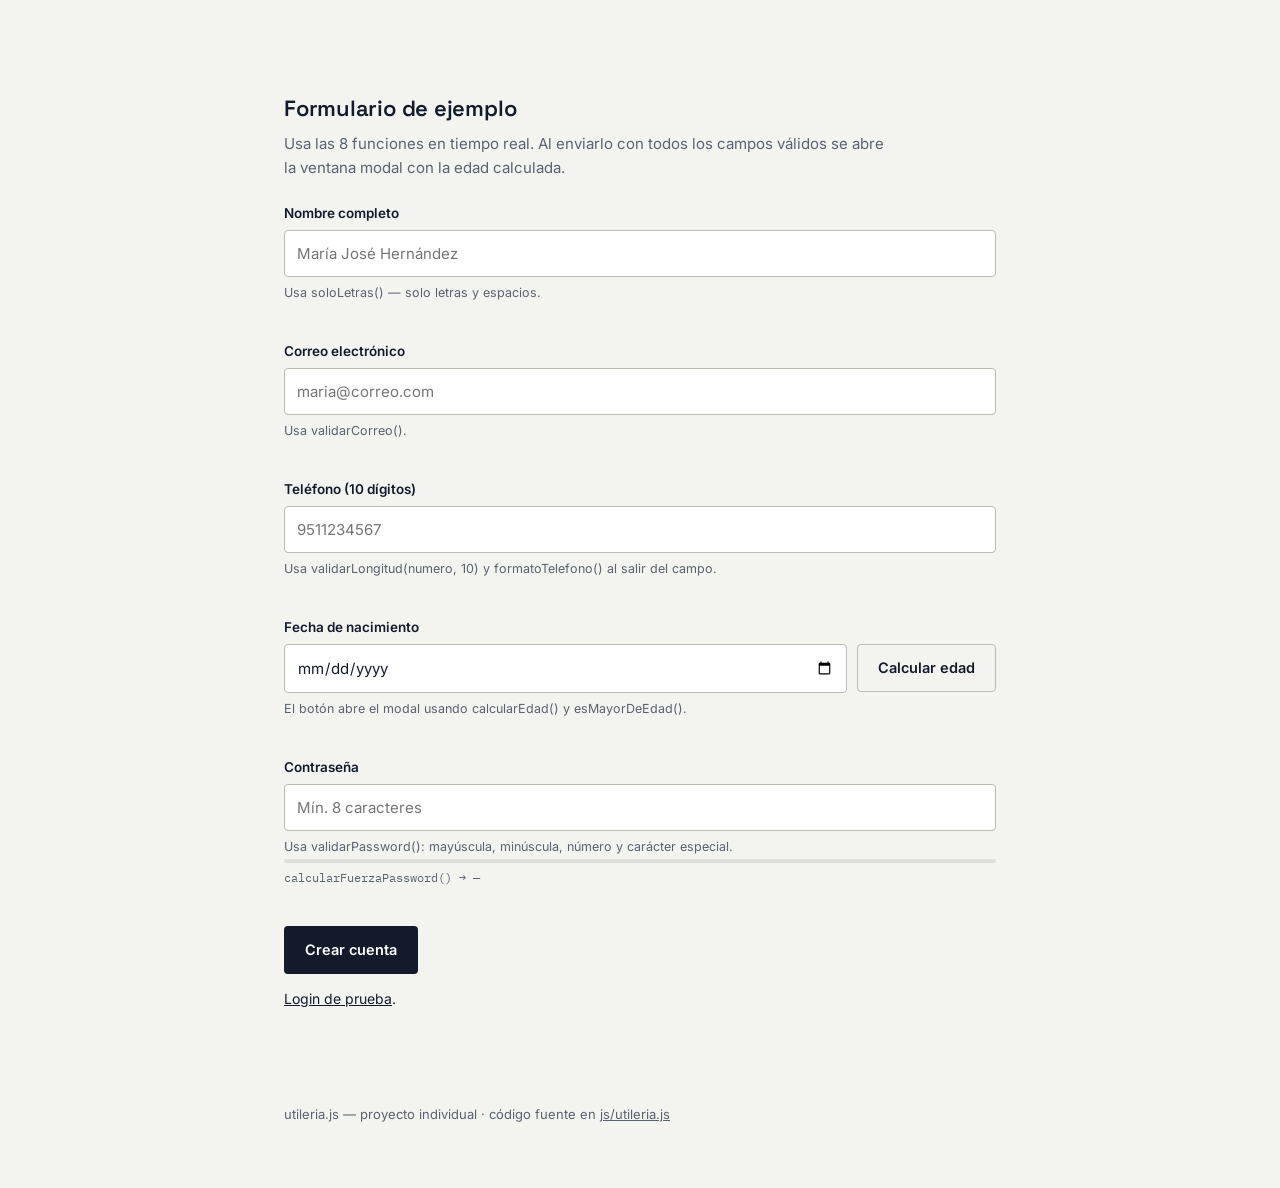
<file: index.html>
<!DOCTYPE html>
<html lang="es">
<head>
<meta charset="UTF-8" />
<meta name="viewport" content="width=device-width, initial-scale=1.0" />
<title>utileria.js — validaciones para formularios sin frameworks</title>
<link rel="stylesheet" href="css/styles.css" />
</head>
<body>

<main class="contenedor" style="padding-top:48px;">

  <section class="seccion" id="formulario">
    <h2 class="seccion__titulo">Formulario de ejemplo</h2>
    <p class="seccion__intro">
      Usa las 8 funciones en tiempo real. Al enviarlo con todos los campos
      válidos se abre la ventana modal con la edad calculada.
    </p>

    <form class="form" id="formRegistro" novalidate>

      <div class="campo">
        <label for="nombre">Nombre completo</label>
        <input type="text" id="nombre" name="nombre" placeholder="María José Hernández" />
        <span class="campo__ayuda">Usa soloLetras() — solo letras y espacios.</span>
        <span class="mensaje-error" id="errorNombre"></span>
      </div>

      <div class="campo">
        <label for="correo">Correo electrónico</label>
        <input type="email" id="correo" name="correo" placeholder="maria@correo.com" />
        <span class="campo__ayuda">Usa validarCorreo().</span>
        <span class="mensaje-error" id="errorCorreo"></span>
      </div>

      <div class="campo">
        <label for="telefono">Teléfono (10 dígitos)</label>
        <input type="tel" id="telefono" name="telefono" placeholder="9511234567" />
        <span class="campo__ayuda">Usa validarLongitud(numero, 10) y formatoTelefono() al salir del campo.</span>
        <span class="mensaje-error" id="errorTelefono"></span>
      </div>

      <div class="campo">
        <label for="fecha">Fecha de nacimiento</label>
        <div class="campo__fila">
          <input type="date" id="fecha" name="fecha" />
          <button class="boton boton--secundario" id="btnCalcularEdad" type="button">Calcular edad</button>
        </div>
        <span class="campo__ayuda">El botón abre el modal usando calcularEdad() y esMayorDeEdad().</span>
        <span class="mensaje-error" id="errorFecha"></span>
      </div>

      <div class="campo">
        <label for="password">Contraseña</label>
        <input type="password" id="password" name="password" placeholder="Mín. 8 caracteres" />
        <span class="campo__ayuda">Usa validarPassword(): mayúscula, minúscula, número y carácter especial.</span>
        <div class="fuerza">
          <div class="fuerza__barra"><span id="fuerzaBarra"></span></div>
          <span class="fuerza__etiqueta" id="fuerzaEtiqueta">calcularFuerzaPassword() → —</span>
        </div>
        <span class="mensaje-error" id="errorPassword"></span>
      </div>

      <button class="boton boton--primario" type="submit">Crear cuenta</button>
    </form>

    <p style="margin-top:14px; font-size:14px;">
      <a href="login.html"> Login de prueba</a>.
    </p>
  </section>

</main>

<footer class="pie">
  <div class="contenedor">
    utileria.js — proyecto individual · código fuente en <a href="js/utileria.js">js/utileria.js</a>
  </div>
</footer>

<!-- Modal: se reutiliza tanto para "calcular edad" como para el envío exitoso del formulario -->
<div class="modal-fondo" id="modalFondo">
  <div class="modal" role="dialog" aria-modal="true" aria-labelledby="modalTitulo">
    <button class="modal__cerrar" id="modalCerrar" aria-label="Cerrar">&times;</button>
    <div id="modalContenido"></div>
  </div>
</div>

<script src="js/utileria.js"></script>
<script>
  /* ---------- referencias ---------- */
  const form = document.getElementById('formRegistro');

  const campoNombre = document.getElementById('nombre');
  const campoCorreo = document.getElementById('correo');
  const campoTelefono = document.getElementById('telefono');
  const campoFecha = document.getElementById('fecha');
  const campoPassword = document.getElementById('password');

  const errorNombre = document.getElementById('errorNombre');
  const errorCorreo = document.getElementById('errorCorreo');
  const errorTelefono = document.getElementById('errorTelefono');
  const errorFecha = document.getElementById('errorFecha');
  const errorPassword = document.getElementById('errorPassword');

  const fuerzaBarra = document.getElementById('fuerzaBarra');
  const fuerzaEtiqueta = document.getElementById('fuerzaEtiqueta');

  const modalFondo = document.getElementById('modalFondo');
  const modalContenido = document.getElementById('modalContenido');
  const modalCerrar = document.getElementById('modalCerrar');

  /* ---------- helpers de UI ---------- */
  function marcarCampo(input, valido) {
    input.classList.toggle('campo--valido', valido);
    input.classList.toggle('campo--invalido', !valido);
  }

  function abrirModal(html) {
    modalContenido.innerHTML = html;
    modalFondo.classList.add('visible');
  }

  function cerrarModal() {
    modalFondo.classList.remove('visible');
  }

  modalCerrar.addEventListener('click', cerrarModal);
  modalFondo.addEventListener('click', (e) => {
    if (e.target === modalFondo) cerrarModal();
  });
  document.addEventListener('keydown', (e) => {
    if (e.key === 'Escape') cerrarModal();
  });

  /* ---------- validación en vivo ---------- */
  campoNombre.addEventListener('input', () => {
    const ok = soloLetras(campoNombre.value);
    marcarCampo(campoNombre, campoNombre.value === '' ? false : ok);
    errorNombre.textContent = campoNombre.value && !ok ? 'Solo letras y espacios.' : '';
  });

  campoCorreo.addEventListener('input', () => {
    const ok = validarCorreo(campoCorreo.value);
    marcarCampo(campoCorreo, campoCorreo.value === '' ? false : ok);
    errorCorreo.textContent = campoCorreo.value && !ok ? 'Formato de correo no válido.' : '';
  });

  campoTelefono.addEventListener('input', () => {
    const ok = validarLongitud(campoTelefono.value, 10) && campoTelefono.value.replace(/\D/g, '').length === 10;
    marcarCampo(campoTelefono, campoTelefono.value === '' ? false : ok);
    errorTelefono.textContent = campoTelefono.value && !ok ? 'Debe tener 10 dígitos.' : '';
  });

  campoTelefono.addEventListener('blur', () => {
    const formateado = formatoTelefono(campoTelefono.value);
    if (formateado) campoTelefono.value = formateado;
  });

  campoPassword.addEventListener('input', () => {
    const ok = validarPassword(campoPassword.value);
    marcarCampo(campoPassword, campoPassword.value === '' ? false : ok);
    errorPassword.textContent = campoPassword.value && !ok
      ? 'Necesita mayúscula, minúscula, número, carácter especial y 8+ caracteres.'
      : '';

    const fuerza = calcularFuerzaPassword(campoPassword.value);
    const niveles = { 'Muy débil': 10, 'Débil': 32, 'Media': 58, 'Fuerte': 80, 'Muy fuerte': 100 };
    const colores = { 'Muy débil': 'var(--rojo)', 'Débil': 'var(--rojo)', 'Media': 'var(--ambar-oscuro)', 'Fuerte': 'var(--verde)', 'Muy fuerte': 'var(--verde)' };
    fuerzaBarra.style.width = (campoPassword.value ? niveles[fuerza] : 0) + '%';
    fuerzaBarra.style.background = colores[fuerza];
    fuerzaEtiqueta.textContent = 'calcularFuerzaPassword() → ' + (campoPassword.value ? fuerza : '—');
  });

  /* ---------- botón "Calcular edad" → abre el modal ---------- */
  document.getElementById('btnCalcularEdad').addEventListener('click', () => {
    if (!campoFecha.value) {
      errorFecha.textContent = 'Elige una fecha de nacimiento primero.';
      return;
    }
    errorFecha.textContent = '';
    const edad = calcularEdad(campoFecha.value);
    const mayor = esMayorDeEdad(campoFecha.value);

    abrirModal(`
      <h3>calcularEdad()</h3>
      <div class="modal__edad">${edad}</div>
      <span class="modal__estado ${mayor ? 'modal__estado--ok' : 'modal__estado--no'}">
        ${mayor ? 'esMayorDeEdad() → true' : 'esMayorDeEdad() → false'}
      </span>
      <p style="margin-top:10px;">Edad calculada a partir de la fecha de nacimiento ingresada en el formulario.</p>
    `);
  });

  /* ---------- envío del formulario ---------- */
  form.addEventListener('submit', (e) => {
    e.preventDefault();

    const nombreOk = soloLetras(campoNombre.value);
    const correoOk = validarCorreo(campoCorreo.value);
    const telefonoOk = validarLongitud(campoTelefono.value, 10) && campoTelefono.value.replace(/\D/g, '').length === 10;
    const fechaOk = campoFecha.value !== '' && !isNaN(calcularEdad(campoFecha.value));
    const passwordOk = validarPassword(campoPassword.value);

    marcarCampo(campoNombre, nombreOk);
    marcarCampo(campoCorreo, correoOk);
    marcarCampo(campoTelefono, telefonoOk);
    marcarCampo(campoPassword, passwordOk);

    errorNombre.textContent = nombreOk ? '' : 'Solo letras y espacios.';
    errorCorreo.textContent = correoOk ? '' : 'Formato de correo no válido.';
    errorTelefono.textContent = telefonoOk ? '' : 'Debe tener 10 dígitos.';
    errorFecha.textContent = fechaOk ? '' : 'Elige una fecha de nacimiento válida.';
    errorPassword.textContent = passwordOk ? '' : 'La contraseña no cumple los requisitos.';

    if (!(nombreOk && correoOk && telefonoOk && fechaOk && passwordOk)) {
      return;
    }

    const edad = calcularEdad(campoFecha.value);
    const mayor = esMayorDeEdad(campoFecha.value);

    abrirModal(`
      <h3>Cuenta creada ✓</h3>
      <p>${campoNombre.value}, tu formulario pasó las 5 validaciones de utileria.js.</p>
      <div class="modal__edad">${edad}</div>
      <span class="modal__estado ${mayor ? 'modal__estado--ok' : 'modal__estado--no'}">
        ${mayor ? 'Mayor de edad' : 'Menor de edad'}
      </span>
    `);

    console.log('Registro válido:', {
      nombre: campoNombre.value,
      correo: campoCorreo.value,
      telefono: campoTelefono.value,
      edad,
      mayorDeEdad: mayor,
      fuerzaPassword: calcularFuerzaPassword(campoPassword.value),
    });
  });
</script>

</body>
</html>
</file>
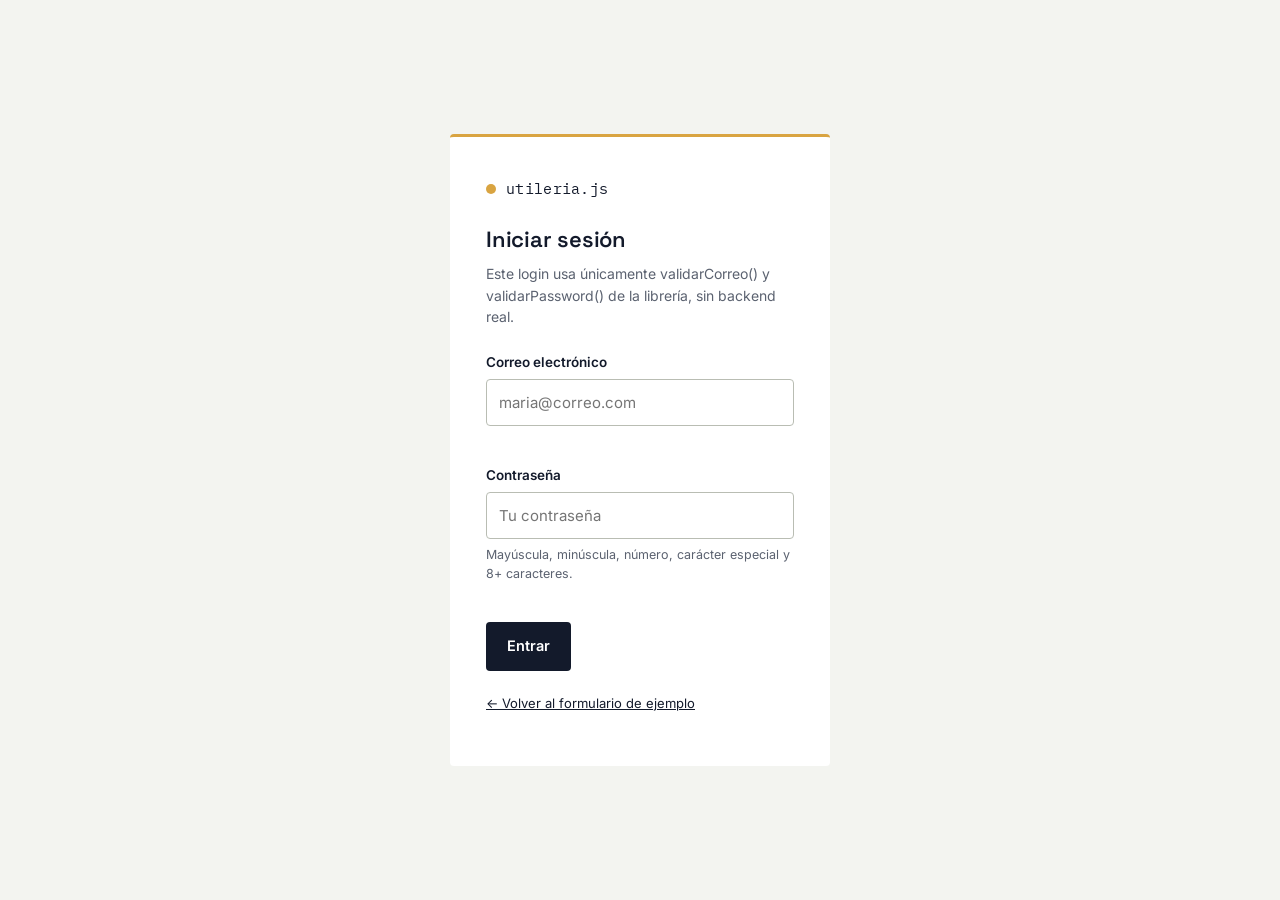
<file: login.html>
<!DOCTYPE html>
<html lang="es">
<head>
<meta charset="UTF-8" />
<meta name="viewport" content="width=device-width, initial-scale=1.0" />
<title>Login — utileria.js</title>
<link rel="stylesheet" href="css/styles.css" />
</head>
<body>

<div class="login-envoltorio">
  <div class="login-tarjeta">
    <div class="marca">
      <span class="marca__punto"></span>
      <a href="index.html" class="marca__nombre">utileria.js</a>
    </div>
    <h1>Iniciar sesión</h1>
    <p>Este login usa únicamente validarCorreo() y validarPassword() de la librería, sin backend real.</p>

    <form class="form" id="formLogin" novalidate>
      <div class="campo">
        <label for="correo">Correo electrónico</label>
        <input type="email" id="correo" name="correo" placeholder="maria@correo.com" autocomplete="username" />
        <span class="mensaje-error" id="errorCorreo"></span>
      </div>

      <div class="campo">
        <label for="password">Contraseña</label>
        <input type="password" id="password" name="password" placeholder="Tu contraseña" autocomplete="current-password" />
        <span class="campo__ayuda">Mayúscula, minúscula, número, carácter especial y 8+ caracteres.</span>
        <span class="mensaje-error" id="errorPassword"></span>
      </div>

      <button class="boton boton--primario" type="submit">Entrar</button>
    </form>

    <div class="login-exito" id="loginExito"></div>

    <p style="margin-top:22px; font-size:13px;">
      <a href="index.html">&larr; Volver al formulario de ejemplo</a>
    </p>
  </div>
</div>

<script src="js/utileria.js"></script>
<script>
  const form = document.getElementById('formLogin');
  const campoCorreo = document.getElementById('correo');
  const campoPassword = document.getElementById('password');
  const errorCorreo = document.getElementById('errorCorreo');
  const errorPassword = document.getElementById('errorPassword');
  const loginExito = document.getElementById('loginExito');

  function marcarCampo(input, valido) {
    input.classList.toggle('campo--valido', valido);
    input.classList.toggle('campo--invalido', !valido);
  }

  campoCorreo.addEventListener('input', () => {
    const ok = validarCorreo(campoCorreo.value);
    marcarCampo(campoCorreo, campoCorreo.value === '' ? false : ok);
    errorCorreo.textContent = campoCorreo.value && !ok ? 'Formato de correo no válido.' : '';
  });

  campoPassword.addEventListener('input', () => {
    const ok = validarPassword(campoPassword.value);
    marcarCampo(campoPassword, campoPassword.value === '' ? false : ok);
    errorPassword.textContent = campoPassword.value && !ok
      ? 'Necesita mayúscula, minúscula, número, carácter especial y 8+ caracteres.'
      : '';
  });

  form.addEventListener('submit', (e) => {
    e.preventDefault();
    loginExito.classList.remove('visible');

    const correoOk = validarCorreo(campoCorreo.value);
    const passwordOk = validarPassword(campoPassword.value);

    marcarCampo(campoCorreo, correoOk);
    marcarCampo(campoPassword, passwordOk);
    errorCorreo.textContent = correoOk ? '' : 'Formato de correo no válido.';
    errorPassword.textContent = passwordOk ? '' : 'La contraseña no cumple los requisitos.';

    console.log('Intento de login:', {
      correo: campoCorreo.value,
      correoValido: correoOk,
      passwordValida: passwordOk,
    });

    if (correoOk && passwordOk) {
      loginExito.textContent = 'Bienvenido/a, ' + campoCorreo.value + '. Login simulado correctamente.';
      loginExito.classList.add('visible');
    }
  });
</script>

</body>
</html>
</file>
<file: css/styles.css>
/* ============================================================================
   utileria-js — hoja de estilos compartida
   Paleta: papel frío + tinta marino + un solo acento ámbar.
   Tipografía: Space Grotesk (títulos), Inter (texto), IBM Plex Mono (código
   y nombres de función — son identificadores reales, no decoración).
   ========================================================================== */

@import url('https://fonts.googleapis.com/css2?family=Space+Grotesk:wght@500;600;700&family=Inter:wght@400;500;600&family=IBM+Plex+Mono:wght@500;600&display=swap');

:root {
  --tinta: #131a2b;
  --tinta-suave: #2a334a;
  --papel: #f3f4f0;
  --papel-alto: #ffffff;
  --ambar: #d9a441;
  --ambar-oscuro: #b3812c;
  --verde: #2f8f6f;
  --rojo: #c0392b;
  --linea: #d8dad3;
  --texto-muted: #5b6270;

  --fuente-titulo: 'Space Grotesk', sans-serif;
  --fuente-texto: 'Inter', sans-serif;
  --fuente-mono: 'IBM Plex Mono', monospace;

  --radio: 4px;
  --transicion: 160ms ease;
}

* {
  box-sizing: border-box;
}

html {
  scroll-behavior: smooth;
}

body {
  margin: 0;
  background: var(--papel);
  color: var(--tinta);
  font-family: var(--fuente-texto);
  font-size: 16px;
  line-height: 1.55;
  -webkit-font-smoothing: antialiased;
}

h1, h2, h3 {
  font-family: var(--fuente-titulo);
  font-weight: 600;
  line-height: 1.15;
  margin: 0 0 0.5em;
  letter-spacing: -0.01em;
}

p {
  margin: 0 0 1em;
  max-width: 68ch;
}

a {
  color: var(--tinta);
}

code, .mono {
  font-family: var(--fuente-mono);
}

.contenedor {
  max-width: 760px;
  margin: 0 auto;
  padding: 0 24px;
}

/* -------------------------------- header -------------------------------- */

.encabezado {
  background: var(--tinta);
  color: var(--papel-alto);
  padding: 56px 0 48px;
}

.marca {
  display: flex;
  align-items: baseline;
  gap: 10px;
  margin-bottom: 28px;
}

.marca__punto {
  width: 10px;
  height: 10px;
  border-radius: 50%;
  background: var(--ambar);
  display: inline-block;
}

.marca__nombre {
  font-family: var(--fuente-mono);
  font-size: 15px;
  letter-spacing: 0.02em;
  color: var(--papel-alto);
  text-decoration: none;
}

.encabezado h1 {
  font-size: clamp(30px, 5vw, 44px);
  color: var(--papel-alto);
  max-width: 14ch;
}

.encabezado p {
  color: #c7cbd6;
  font-size: 17px;
  max-width: 52ch;
}

.encabezado nav {
  margin-top: 28px;
  display: flex;
  gap: 20px;
}

.encabezado nav a {
  color: #c7cbd6;
  text-decoration: none;
  font-size: 14px;
  border-bottom: 1px solid transparent;
  padding-bottom: 2px;
  transition: border-color var(--transicion), color var(--transicion);
}

.encabezado nav a:hover,
.encabezado nav a:focus-visible {
  color: var(--papel-alto);
  border-color: var(--ambar);
}

/* -------------------------------- sección -------------------------------- */

.seccion {
  padding: 48px 0;
  border-bottom: 1px solid var(--linea);
}

.seccion:last-of-type {
  border-bottom: none;
}

.seccion__titulo {
  font-size: 22px;
}

.seccion__intro {
  color: var(--texto-muted);
  font-size: 15px;
}

/* --------------------------- lista de funciones --------------------------- */

.caja-herramientas {
  border-top: 1px solid var(--linea);
  margin-top: 20px;
}

.herramienta {
  display: grid;
  grid-template-columns: minmax(150px, 200px) 1fr;
  gap: 16px;
  padding: 14px 0;
  border-bottom: 1px solid var(--linea);
  align-items: baseline;
}

.herramienta__nombre {
  font-family: var(--fuente-mono);
  font-size: 13.5px;
  color: var(--ambar-oscuro);
  word-break: break-word;
}

.herramienta__desc {
  font-size: 14.5px;
  color: var(--tinta-suave);
}

/* ---------------------------------- forms --------------------------------- */

.form {
  display: grid;
  gap: 20px;
  margin-top: 24px;
}

.campo {
  display: grid;
  gap: 6px;
}

.campo label {
  font-size: 13.5px;
  font-weight: 600;
  color: var(--tinta);
}

.campo__ayuda {
  font-size: 12.5px;
  color: var(--texto-muted);
}

input[type="text"],
input[type="email"],
input[type="tel"],
input[type="date"],
input[type="password"] {
  font: inherit;
  font-size: 15px;
  padding: 11px 12px;
  border: 1px solid #b9bdb3;
  border-radius: var(--radio);
  background: var(--papel-alto);
  color: var(--tinta);
  transition: border-color var(--transicion), box-shadow var(--transicion);
  width: 100%;
}

input:focus-visible {
  outline: none;
  border-color: var(--ambar-oscuro);
  box-shadow: 0 0 0 3px rgba(217, 164, 65, 0.28);
}

input.campo--invalido {
  border-color: var(--rojo);
}

input.campo--valido {
  border-color: var(--verde);
}

.campo__fila {
  display: flex;
  gap: 10px;
  align-items: flex-start;
}

.campo__fila input {
  flex: 1;
}

.mensaje-error {
  font-size: 12.5px;
  color: var(--rojo);
  min-height: 1em;
}

.mensaje-error:empty::before {
  content: '';
}

/* --------------------------------- botones -------------------------------- */

.boton {
  font: inherit;
  font-weight: 600;
  font-size: 14.5px;
  padding: 12px 20px;
  border-radius: var(--radio);
  border: 1px solid transparent;
  cursor: pointer;
  transition: transform var(--transicion), background var(--transicion), border-color var(--transicion);
  justify-self: start;
}

.boton:active {
  transform: translateY(1px);
}

.boton--primario {
  background: var(--tinta);
  color: var(--papel-alto);
}

.boton--primario:hover {
  background: var(--tinta-suave);
}

.boton--secundario {
  background: transparent;
  border-color: #b9bdb3;
  color: var(--tinta);
}

.boton--secundario:hover {
  border-color: var(--tinta);
}

.boton:disabled {
  opacity: 0.5;
  cursor: not-allowed;
}

/* ------------------------------ fuerza password ---------------------------- */

.fuerza {
  display: grid;
  gap: 6px;
  margin-top: -4px;
}

.fuerza__barra {
  height: 4px;
  border-radius: 2px;
  background: #dfe1d9;
  overflow: hidden;
}

.fuerza__barra span {
  display: block;
  height: 100%;
  width: 0%;
  background: var(--rojo);
  transition: width var(--transicion), background var(--transicion);
}

.fuerza__etiqueta {
  font-size: 12px;
  color: var(--texto-muted);
  font-family: var(--fuente-mono);
}

/* ---------------------------------- modal ---------------------------------- */

.modal-fondo {
  position: fixed;
  inset: 0;
  background: rgba(19, 26, 43, 0.55);
  display: none;
  align-items: center;
  justify-content: center;
  padding: 20px;
  z-index: 50;
}

.modal-fondo.visible {
  display: flex;
}

.modal {
  background: var(--papel-alto);
  border-radius: var(--radio);
  max-width: 420px;
  width: 100%;
  padding: 32px;
  position: relative;
  animation: aparecer 180ms ease;
  border-top: 3px solid var(--ambar);
}

@keyframes aparecer {
  from { opacity: 0; transform: translateY(8px); }
  to   { opacity: 1; transform: translateY(0); }
}

.modal__cerrar {
  position: absolute;
  top: 14px;
  right: 14px;
  background: none;
  border: none;
  font-size: 20px;
  line-height: 1;
  cursor: pointer;
  color: var(--texto-muted);
}

.modal__cerrar:hover {
  color: var(--tinta);
}

.modal h3 {
  font-size: 19px;
}

.modal__edad {
  font-family: var(--fuente-titulo);
  font-size: 52px;
  color: var(--ambar-oscuro);
  line-height: 1;
  margin: 14px 0 6px;
}

.modal__estado {
  display: inline-block;
  font-family: var(--fuente-mono);
  font-size: 12.5px;
  padding: 4px 10px;
  border-radius: 999px;
  background: #eef0e9;
  color: var(--tinta-suave);
  margin-bottom: 14px;
}

.modal__estado--ok {
  background: rgba(47, 143, 111, 0.15);
  color: var(--verde);
}

.modal__estado--no {
  background: rgba(192, 57, 43, 0.12);
  color: var(--rojo);
}

/* -------------------------------- login card -------------------------------- */

.login-envoltorio {
  min-height: 100vh;
  display: flex;
  align-items: center;
  justify-content: center;
  padding: 24px;
}

.login-tarjeta {
  background: var(--papel-alto);
  border-top: 3px solid var(--ambar);
  border-radius: var(--radio);
  padding: 40px 36px;
  max-width: 380px;
  width: 100%;
}

.login-tarjeta .marca {
  color: var(--tinta);
  margin-bottom: 26px;
}

.login-tarjeta .marca__nombre {
  color: var(--tinta);
}

.login-tarjeta h1 {
  font-size: 22px;
}

.login-tarjeta > p {
  color: var(--texto-muted);
  font-size: 14px;
}

.login-exito {
  display: none;
  border-radius: var(--radio);
  background: rgba(47, 143, 111, 0.12);
  color: var(--verde);
  padding: 14px 16px;
  font-size: 14px;
  margin-top: 18px;
}

.login-exito.visible {
  display: block;
}

/* --------------------------------- footer ---------------------------------- */

.pie {
  padding: 32px 0 64px;
  color: var(--texto-muted);
  font-size: 13px;
}

.pie a {
  color: var(--texto-muted);
}

/* -------------------------------- accesibilidad ------------------------------ */

@media (prefers-reduced-motion: reduce) {
  * {
    animation-duration: 0.001ms !important;
    transition-duration: 0.001ms !important;
  }
}

@media (max-width: 560px) {
  .herramienta {
    grid-template-columns: 1fr;
    gap: 4px;
  }
  .encabezado {
    padding: 40px 0 36px;
  }
}
</file>
